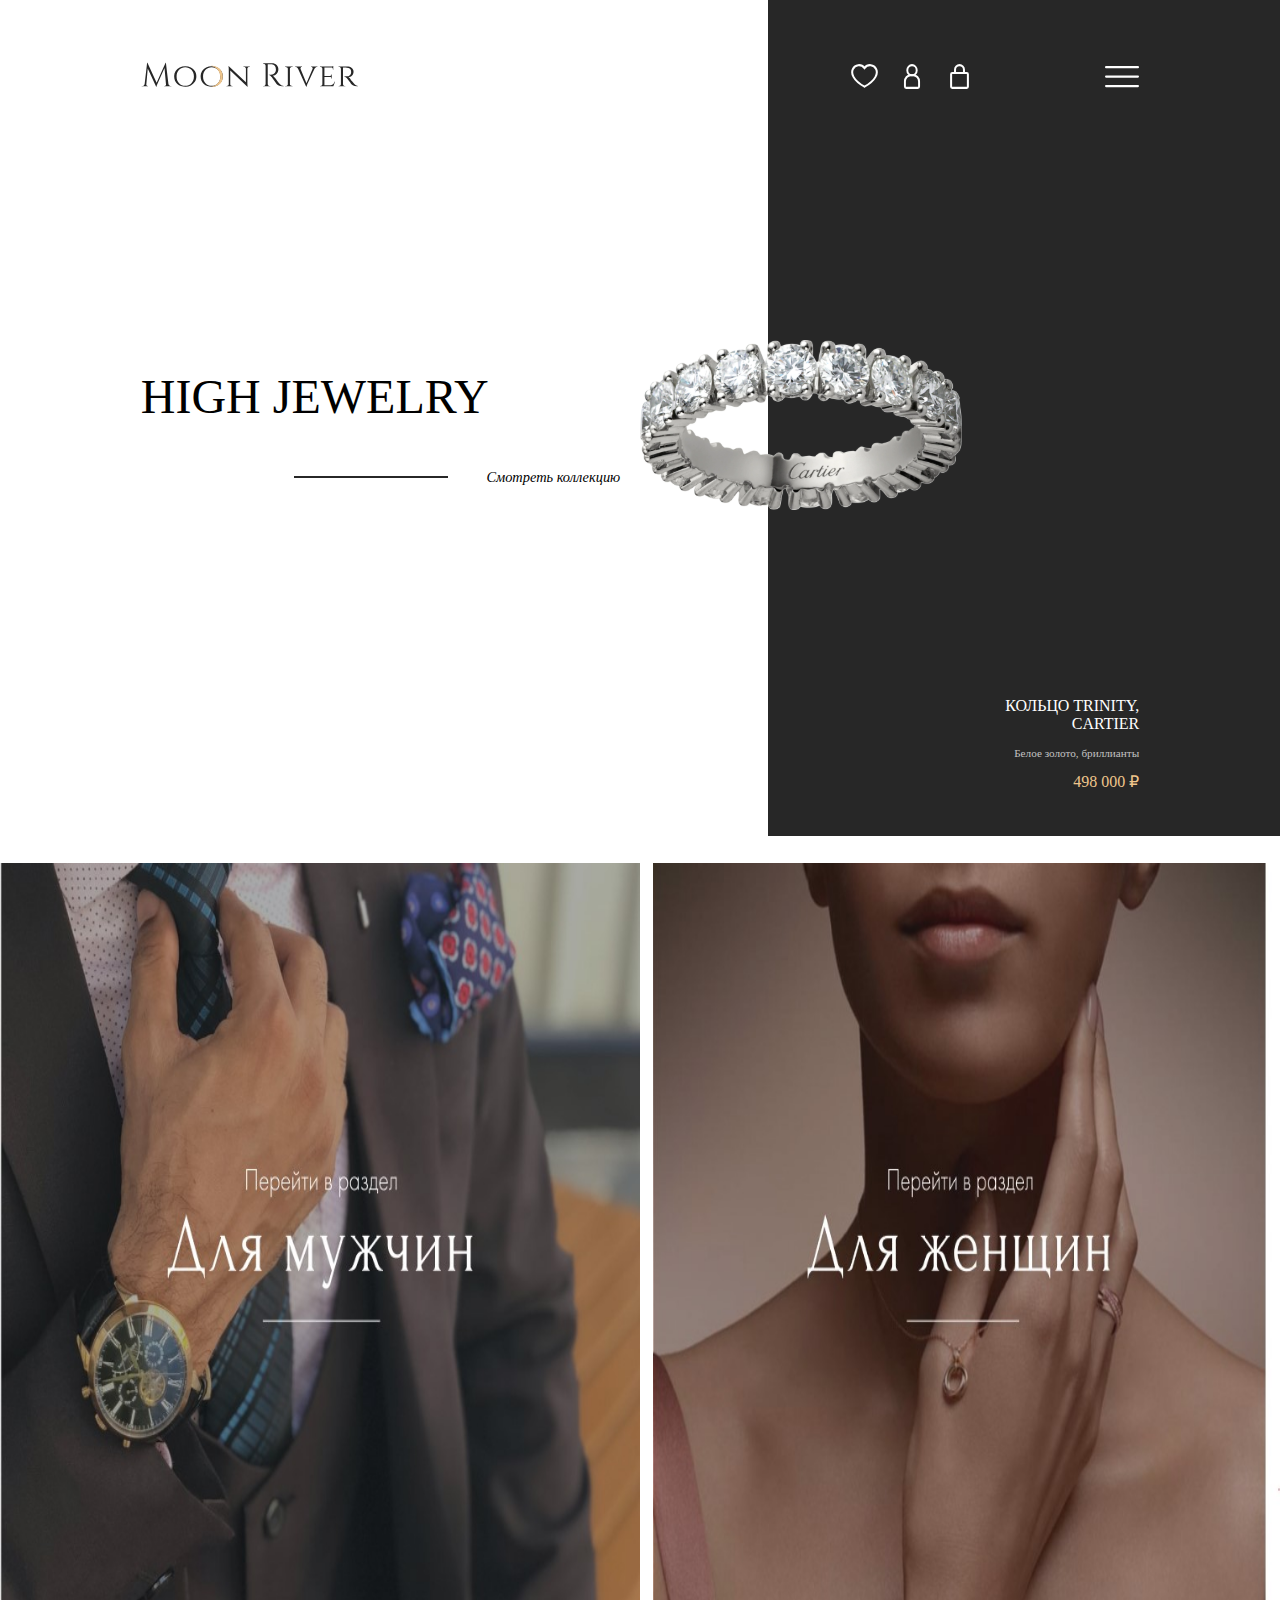
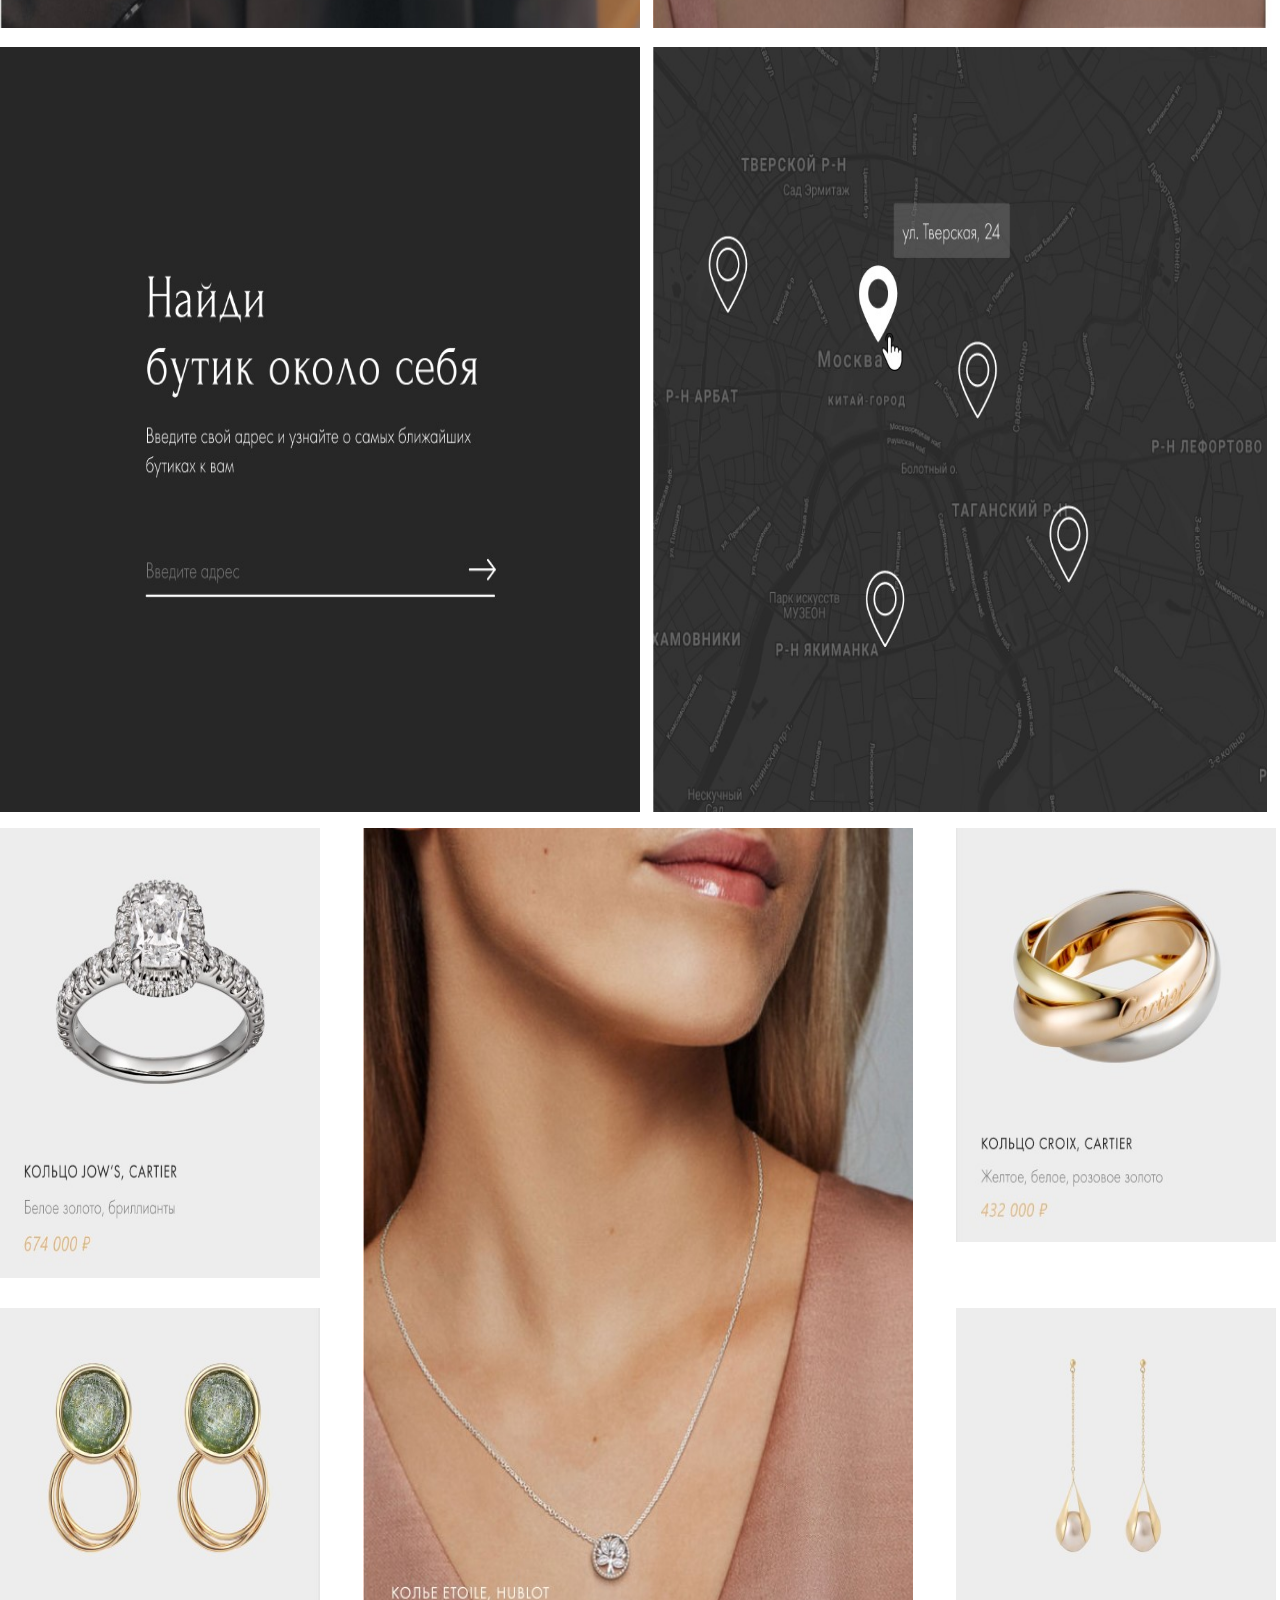
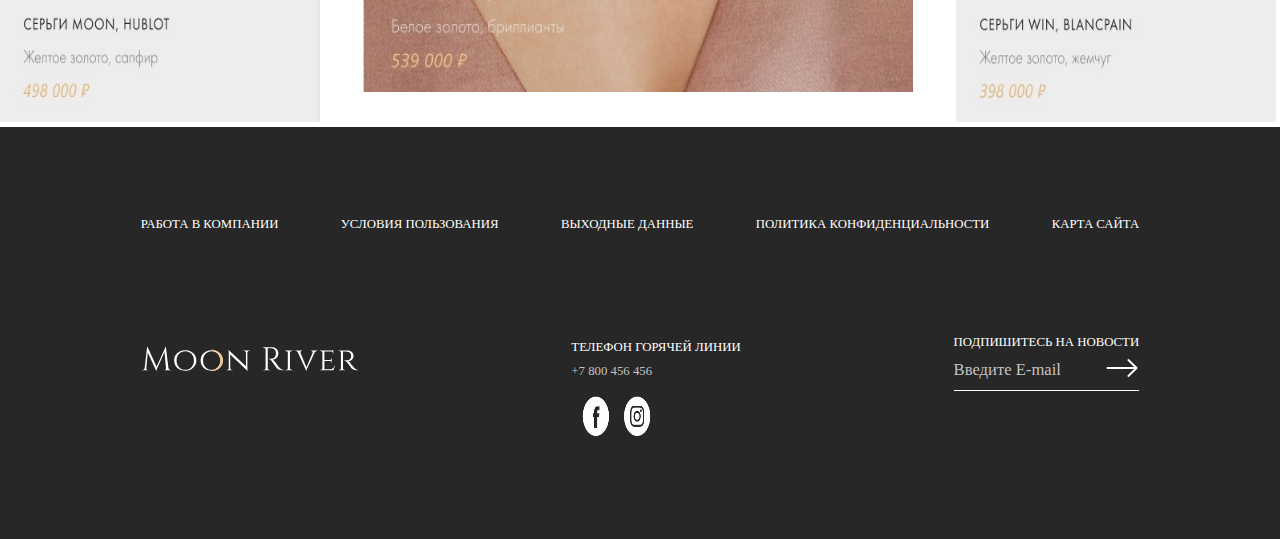
<file: index.html>
<!DOCTYPE html>
<html lang="en">
<head>
    <meta charset="UTF-8">
    <meta name="viewport" content="width=device-width, initial-scale=1.0">
    <link rel="stylesheet" href="main.css">
    <title>Практическая 2</title>
</head>
<body>
    
    <div class="block1">

        <div class="block1_navigation">
            <div class="block1_navigation_logo"><img src="./img/logo.svg" id="logo"></div>
            <div class="block1_navigation_menu">
                <div class="block1_navigation_menu_first">
                    <a href="#heart"><img src="./img/Vector (12).svg" id="heart"></a>
                    <a href="#men"><img src="./img/Vector (1).svg" id="men"></a>
                    <a href="#bag"><img src="./img/Rectangle.svg" id="bag"></a>
                </div>
                <a href="#stripes"><img src="./img/Group 12.svg" id="stripes"></a>
            </div>
        </div>

        <div class="block1_present">
            <div class="block1_present_text">
                <div class="block1_present_text_main">HIGH JEWELRY</div>
                <div class="block1_present_text_second"> <div class="block1_present_text_second_hr-line"></div> Смотреть коллекцию</div>
            </div>
            <div class="block1_present_ring"><img src="./img/ring.svg" ></div>
        </div>

        <div class="block1_information">
            <div class="block1_information_name">КОЛЬЦО TRINITY, CARTIER</div>
            <div class="block1_information_material">Белое золото, бриллианты</div>
            <div class="block1_information_price">498 000 ₽</div>
        </div>

    </div>

    <div class="grid1">
        <div class="grid1_1"><img src="./img/gr-11.jpg" id="gr-11"></div>
        <div class="grid1_2"><img src="./img/gr-12.jpg" id="gr-12"></div>
        <div class="grid1_3"><img src="./img/gr-13.jpg" id="gr-13"></div>
        <div class="grid1_4"><img src="./img/gr-14.jpg" id="gr-14"></div>
    </div>

    <div class="grid2">
        <div class="grid2_1"><img src="./img/gr-21.jpg" id="gr-21"></div>
        <div class="grid2_2"><img src="./img/gr-22.jpg" id="gr-22"></div>
        <div class="grid2_3"><img src="./img/gr-24.jpg" id="gr-24"></div>
        <div class="grid2_4"><img src="./img/gr-23.jpg" id="gr-23"></div>
        <div class="grid2_5"><img src="./img/gr-25.jpg" id="gr-25"></div>
    </div>

    <div class="footer">
        <div class="footer_navigation">
            <a href="#Home">РАБОТА В КОМПАНИИ</a> 
            <a href="#Home">УСЛОВИЯ ПОЛЬЗОВАНИЯ</a> 
            <a href="#Home">ВЫХОДНЫЕ ДАННЫЕ </a> 
            <a href="#Home">ПОЛИТИКА КОНФИДЕНЦИАЛЬНОСТИ </a> 
            <a href="#Home">КАРТА САЙТА </a> 
        </div>
        <div class="footer_contact">
            <div class="footer_contact_logo"> <img src="./img/logoW.svg" id="logo"> </div>
            <div class="footer_contact_social">
                <div class="footer_contact_social_text">ТЕЛЕФОН ГОРЯЧЕЙ ЛИНИИ </div> 
                <div class="footer_contact_social_tel">+7 800 456 456</div>
                <div class="footer_contact_social_img"><img src="./img/media.jpg" id="media"></div>
            </div>
            <div class="footer_contact_news">
                <div class="footer_contact_news_text">ПОДПИШИТЕСЬ НА  НОВОСТИ </div> 
                <div class="footer_contact_news_form">
                    <div class="footer_contact_news_form_email">Введите E-mail</div>
                    <div class="footer_contact_news_form_img"><img src="./img/Line.svg" id="arrow"></div>
                </div>
                <div class="footer_contact_news_line"></div>
            </div>
        </div>
    </div>

</body>
</html>
</file>
<file: main.css>
.block1 {
  background: linear-gradient(to right, #fff 60%, #272727 0%);
  padding-right: 11%;
  padding-left: 11%;
  padding-top: 5vh;
}
.block1_navigation {
  display: flex;
  justify-content: space-between;
  align-items: center;
  gap: 3vw;
}
.block1_navigation_menu {
  display: flex;
  justify-content: space-between;
  align-items: center;
  gap: 10vw;
}
.block1_navigation_menu_first {
  display: flex;
  justify-content: space-between;
  align-items: center;
  gap: 1vw;
}
.block1_present {
  display: flex;
  justify-content: space-between;
  align-items: center;
  padding-top: 35vh;
}
.block1_present_text {
  width: 60%;
  position: absolute;
}
.block1_present_text_main {
  font-size: 3em;
}
.block1_present_text_second {
  font-size: 0.9em;
  font-style: italic;
  display: flex;
  justify-content: start;
  align-items: center;
  margin-top: 5vh;
}
.block1_present_text_second_hr-line {
  width: 20%;
  border-top: 0.3vh solid #272727;
  margin-right: 5%;
  margin-left: 20%;
}
.block1_present_ring {
  position: absolute;
  left: 50%;
}
.block1_information {
  padding-left: 80%;
  margin-top: 30vh;
  text-align: right;
  padding-bottom: 5vh;
}
.block1_information_name {
  color: #fff;
  font-size: 1em;
  margin-bottom: 1.5vh;
}
.block1_information_material {
  color: #C2C2C2;
  font-size: 0.7em;
  margin-bottom: 1.5vh;
}
.block1_information_price {
  color: #EFC58B;
  font-size: 1em;
}

* body {
  margin: 0;
  padding: 0;
  border: 0;
  font-size: 100%;
  vertical-align: baseline;
  background-color: #fff;
}

a {
  color: #fff;
  text-decoration: none;
}

.grid1 {
  display: grid;
  grid-template-columns: 1fr 1fr;
  grid-template-rows: 1fr 1fr;
  gap: 1%;
  margin-top: 3vh;
  margin-bottom: 3vh;
}

.grid2 {
  display: grid;
  grid-template-columns: auto auto auto;
  grid-template-rows: auto auto;
  gap: 3%;
}
.grid2_2 {
  grid-row: span 2;
}
.grid2_5 {
  grid-column: 3;
  grid-row: 2;
}

#logo {
  width: 17vw;
  height: 7vh;
}

#logoW {
  width: 17vw;
  height: 7vh;
}

#heart {
  width: 2.7vw;
  height: 2.7vh;
}

#men {
  width: 2.7vw;
  height: 2.7vh;
}

#bag {
  width: 2.7vw;
  height: 2.7vh;
}

#stripes {
  width: 2.7vw;
  height: 2.7vh;
}

#gr-11 {
  width: 50vw;
  height: 85vh;
}

#gr-12 {
  width: 49vw;
  height: 85vh;
}

#gr-13 {
  width: 50vw;
  height: 85vh;
}

#gr-14 {
  width: 48vw;
  height: 85vh;
}

#gr-21 {
  width: 25vw;
  height: 50vh;
}

#gr-23 {
  width: 25vw;
  height: 46vh;
}

#gr-24 {
  width: 25vw;
  height: 46vh;
}

#gr-25 {
  width: 25vw;
  height: 46vh;
}

#gr-22 {
  width: 43vw;
  height: 96vh;
}

#media {
  width: 7vw;
  height: 6.3vh;
}

#arrow {
  width: 2.7vw;
  height: 2vh;
}

.footer {
  background-color: #272727;
  padding-left: 11%;
  padding-right: 11%;
  margin-top: 3vh;
  padding-bottom: 10vh;
  color: #fff;
  font-size: 0.8em;
}
.footer_navigation {
  display: flex;
  justify-content: space-between;
  padding-top: 10vh;
  padding-bottom: 5vh;
}
.footer_contact {
  display: flex;
  justify-content: space-between;
  align-items: center;
}
.footer_contact_social_text {
  margin-top: 7vh;
  margin-bottom: 1vh;
}
.footer_contact_social_tel {
  margin-bottom: 1vh;
  color: #C2C2C2;
}
.footer_contact_news_text {
  margin-bottom: 1vh;
}
.footer_contact_news_form {
  display: flex;
  justify-content: space-between;
  align-items: center;
}
.footer_contact_news_form_email {
  color: #C2C2C2;
  font-size: 1.3em;
}
.footer_contact_news_line {
  margin-top: 1vh;
  width: 100%;
  border-top: 0.01vh solid #fff;
}/*# sourceMappingURL=main.css.map */
</file>
